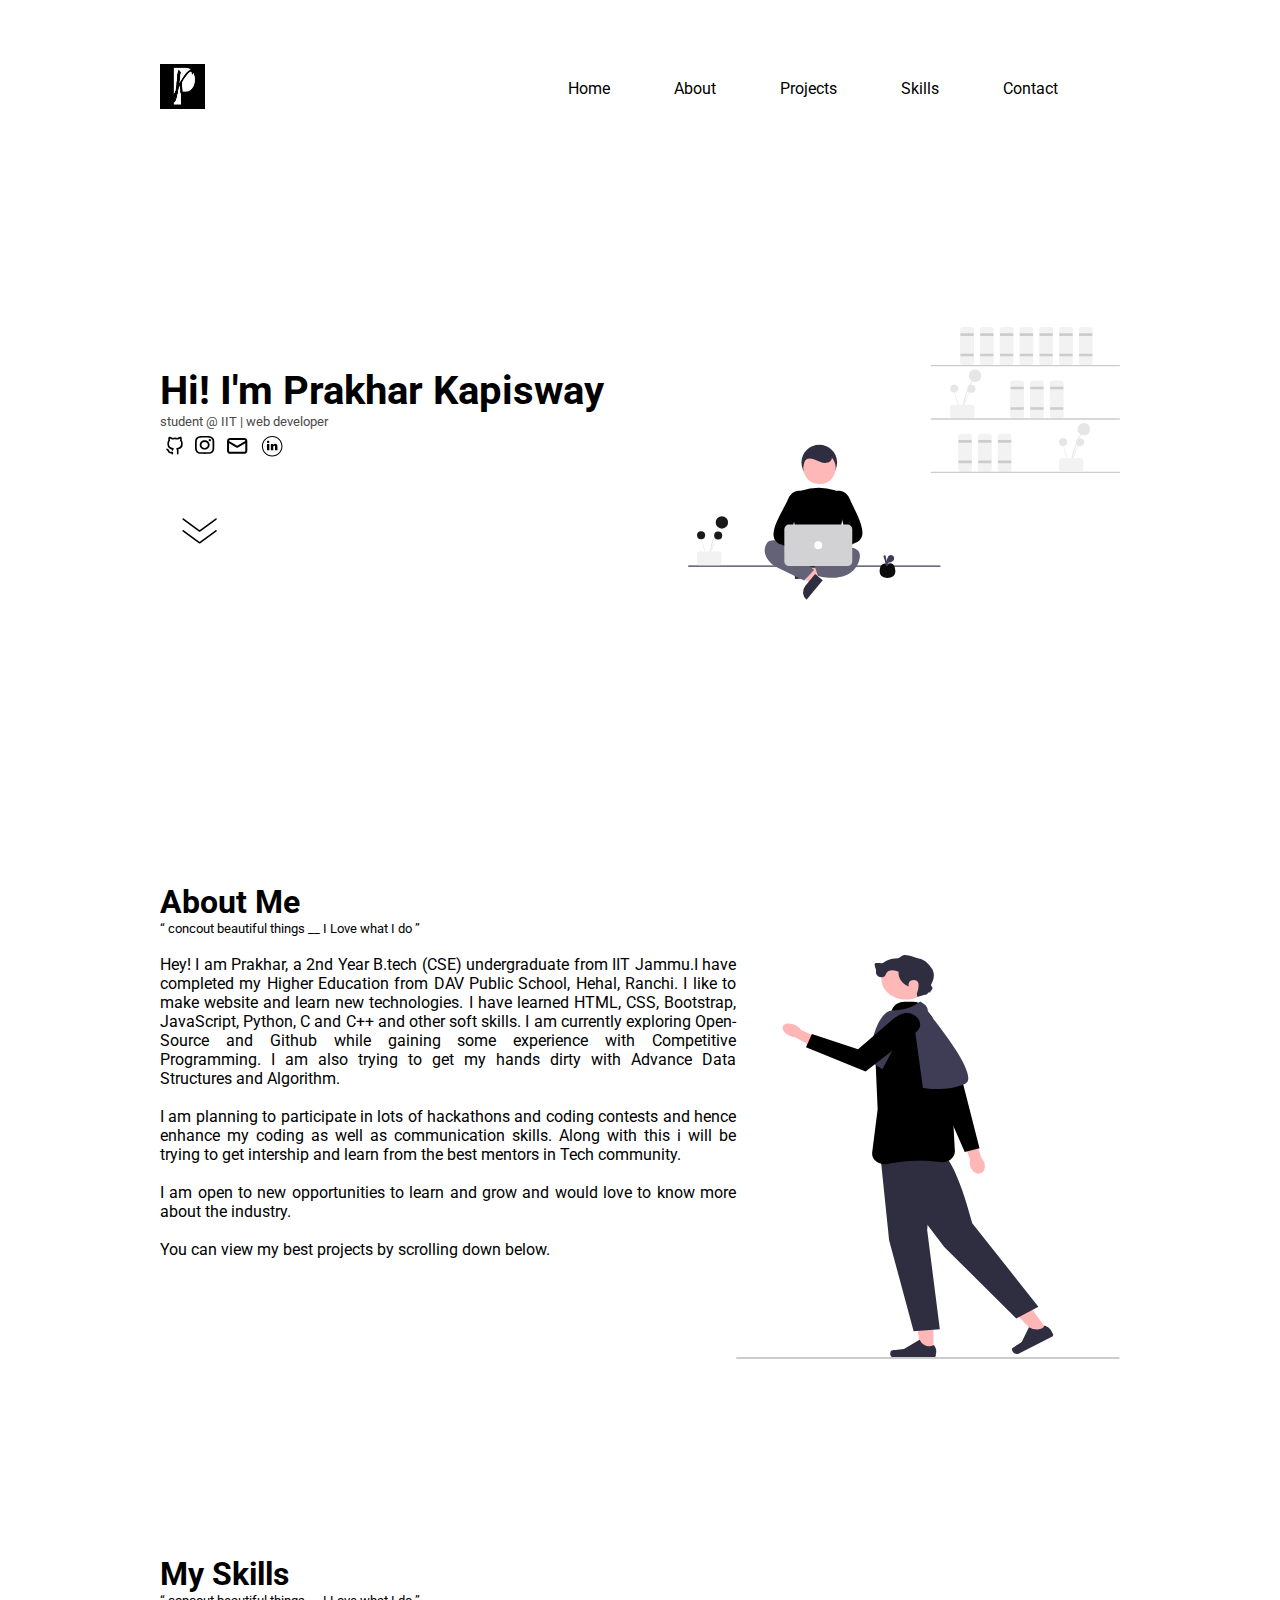
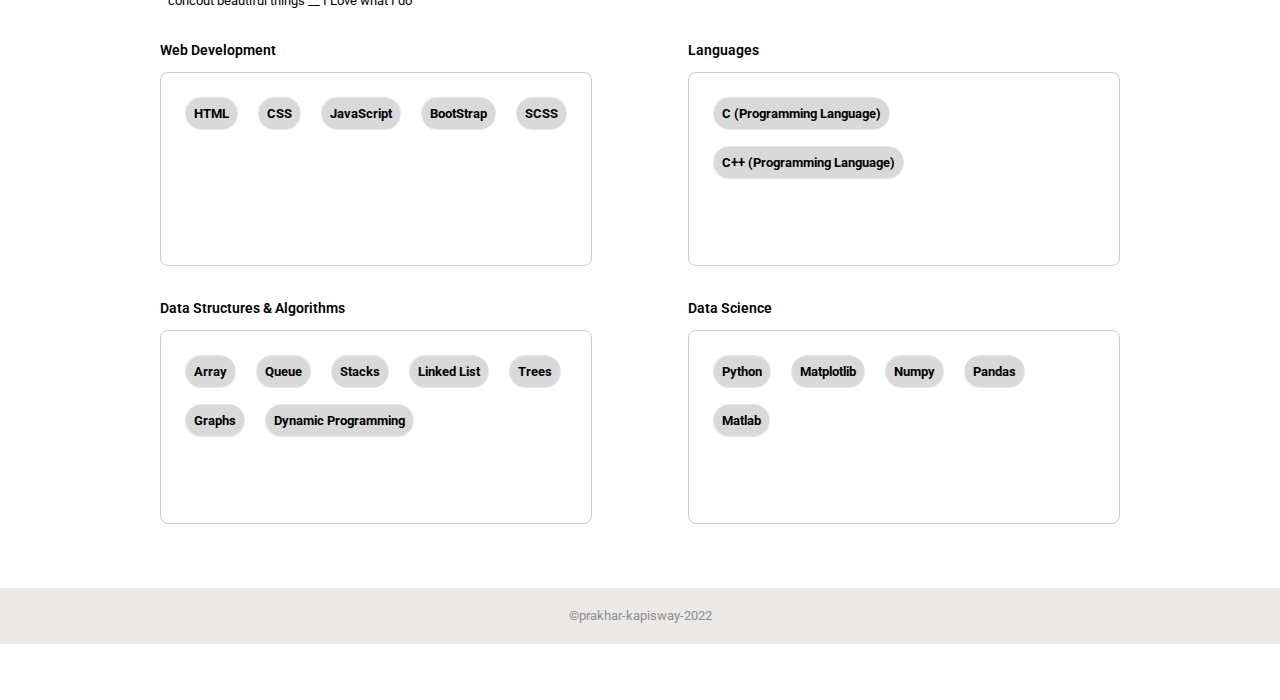
<file: index.html>
<!DOCTYPE html>
<html lang="en">
<head>
    <meta charset="UTF-8">
    <meta http-equiv="X-UA-Compatible" content="IE=edge">
    <meta name="viewport" content="width=device-width, initial-scale=1.0">
    <title>Document</title>
    <link rel="stylesheet" href="style.css">
    
</head>
<body>

    <header>
        <nav>
            <div id="nav-logo-container">
                <img src="./svg/logo.jpg" id="nav-logo" width="45" height="45">
            </div>
            <ul class="nav-links">
               <a href=""><li class = "nav-menu">Home</li></a>
               <a href=""><li class = "nav-menu">About</li></a>
               <a href=""><li class = "nav-menu" >Projects</li></a>
               <a href=""><li class = "nav-menu">Skills</li></a>
               <a href=""><li class = "nav-menu">Contact</li></a>
            </ul>
            <div class="ham">
                <svg xmlns="http://www.w3.org/2000/svg" width="30" height="21" fill="none" viewBox="0 0 30 21">
                    <rect width="30" height="3" fill="#000" rx="1.5"/>
                    <rect width="30" height="3" y="9" fill="#000" rx="1.5"/>
                    <rect width="30" height="3" y="18" fill="#000" rx="1.5"/>
                  </svg>                  
            </div>
        </nav>
        <div class="container">
        <div class="content">
            <div class="bottomNav">
                <img src="./svg/home.png">
                <img src="./svg/user (1).png">
                <img src="./svg/idea.png">
                <img src="./svg/skills.png">
                <img src="./svg/contact.png">
            </div>
            <div id="intro">
                <div id="name">
                    <div class="greet">Hi!</div>
                    <div class="name"> &nbsp;I'm Prakhar Kapisway</div>
            </div>
                <div id="tagline">student @ IIT | web developer</div>
                <div id="links">
                    <div class="github">
                        <svg xmlns="http://www.w3.org/2000/svg" fill="none" viewBox="0 0 31 30">
                            <path fill="#000" d="M12.594 25.629a1.248 1.248 0 0 0-1.476-1.23c-1.637.3-3.703.346-4.252-1.197a7.135 7.135 0 0 0-2.296-3.019 1.494 1.494 0 0 1-.208-.137 1.25 1.25 0 0 0-1.164-.806h-.006a1.25 1.25 0 0 0-1.25 1.243c-.005 1.02 1.014 1.673 1.427 1.894.488.49.88 1.066 1.155 1.699.455 1.28 1.779 3.22 5.582 2.97l.003.123.006.335a1.25 1.25 0 0 0 2.5 0l-.006-.398c-.006-.237-.015-.58-.015-1.477ZM25.928 6.72c.04-.156.079-.33.113-.525a7.847 7.847 0 0 0-.51-4.116 1.252 1.252 0 0 0-.77-.725c-.445-.15-2.088-.446-5.23 1.562a17.337 17.337 0 0 0-7.943 0C8.46.94 6.824 1.207 6.384 1.35a1.247 1.247 0 0 0-.79.73 7.875 7.875 0 0 0-.504 4.195c.031.16.064.308.098.444a7.837 7.837 0 0 0-1.57 4.786c-.002.385.015.77.054 1.152.418 5.753 4.168 7.48 6.78 8.074a5.747 5.747 0 0 0-.147.5 1.25 1.25 0 0 0 2.428.599c.08-.417.283-.8.584-1.098a1.25 1.25 0 0 0-.682-2.181c-4.318-.493-6.192-2.252-6.474-6.123a8.258 8.258 0 0 1-.042-.923 5.322 5.322 0 0 1 1.394-3.68 1.25 1.25 0 0 0 .235-1.281 4.234 4.234 0 0 1-.194-.695 5.117 5.117 0 0 1 .098-2.019 9.429 9.429 0 0 1 3.019 1.475 1.26 1.26 0 0 0 1.034.166 14.721 14.721 0 0 1 7.717.001A1.257 1.257 0 0 0 20.46 5.3a9.465 9.465 0 0 1 3.006-1.488 5.05 5.05 0 0 1 .11 1.973 4 4 0 0 1-.212.759 1.25 1.25 0 0 0 .235 1.28 8.3 8.3 0 0 1 .28.336 5.152 5.152 0 0 1 1.127 3.345c.003.324-.013.649-.047.972-.275 3.82-2.157 5.58-6.494 6.074a1.25 1.25 0 0 0-.682 2.182c.31.307.515.705.583 1.136.084.334.123.679.115 1.024v2.917c-.012.81-.012 1.416-.012 1.695a1.25 1.25 0 1 0 2.5 0c0-.271 0-.866.012-1.675v-2.937a6.107 6.107 0 0 0-.194-1.64 5.322 5.322 0 0 0-.145-.52 8.14 8.14 0 0 0 6.807-8.03c.041-.398.06-.798.057-1.198a7.663 7.663 0 0 0-1.578-4.783Z"/>
                          </svg>                      
                    </div>
                    <div class="instagram">
                        <svg xmlns="http://www.w3.org/2000/svg" fill="none" viewBox="0 0 29 26">
                            <path fill="#000" d="M9.34 13c0-2.393 2.09-4.334 4.667-4.334s4.667 1.94 4.667 4.334c0 2.393-2.09 4.334-4.667 4.334S9.34 15.394 9.34 13Zm-2.522 0c0 3.687 3.218 6.675 7.189 6.675 3.97 0 7.189-2.988 7.189-6.675s-3.219-6.675-7.19-6.675c-3.97 0-7.188 2.988-7.188 6.675ZM19.8 6.06c0 .861.752 1.56 1.68 1.56.928 0 1.681-.699 1.681-1.56 0-.861-.752-1.56-1.68-1.56-.929 0-1.68.699-1.68 1.56ZM8.35 23.582c-1.365-.058-2.107-.27-2.6-.448a4.4 4.4 0 0 1-1.61-.972 4.004 4.004 0 0 1-1.048-1.494c-.192-.458-.42-1.147-.481-2.414-.068-1.37-.082-1.782-.082-5.254 0-3.472.015-3.882.082-5.254.062-1.267.29-1.955.481-2.414A4.028 4.028 0 0 1 4.14 3.837a4.36 4.36 0 0 1 1.61-.972c.493-.179 1.235-.39 2.6-.448 1.476-.063 1.92-.075 5.657-.075 3.739 0 4.18.013 5.658.075 1.365.058 2.105.27 2.6.448.653.235 1.12.517 1.61.972.49.455.793.888 1.047 1.495.192.458.42 1.147.482 2.414.068 1.372.081 1.782.081 5.254 0 3.47-.013 3.882-.081 5.254-.062 1.267-.29 1.956-.482 2.414a4.017 4.017 0 0 1-1.047 1.494 4.39 4.39 0 0 1-1.61.972c-.493.179-1.235.39-2.6.448-1.476.063-1.92.075-5.658.075-3.738 0-4.181-.012-5.657-.075ZM8.235.079C6.745.142 5.726.36 4.836.683c-.92.331-1.7.777-2.48 1.5A6.335 6.335 0 0 0 .741 4.484C.395 5.31.16 6.256.091 7.64.022 9.026.006 9.47.006 13c0 3.53.016 3.974.085 5.36.068 1.384.304 2.329.65 3.155a6.33 6.33 0 0 0 1.615 2.303 6.94 6.94 0 0 0 2.48 1.5c.891.32 1.908.54 3.399.603 1.494.063 1.97.079 5.772.079 3.803 0 4.28-.015 5.772-.079 1.49-.063 2.508-.282 3.398-.604a6.944 6.944 0 0 0 2.48-1.5 6.356 6.356 0 0 0 1.615-2.302c.346-.826.584-1.771.65-3.155.068-1.387.084-1.83.084-5.36 0-3.53-.016-3.974-.084-5.36-.067-1.384-.304-2.329-.65-3.155a6.366 6.366 0 0 0-1.615-2.303 6.94 6.94 0 0 0-2.479-1.5C22.288.363 21.27.142 19.78.08 18.287.016 17.81 0 14.008 0c-3.803 0-4.28.015-5.773.079"/>
                          </svg>                      
                    </div>
                    <div class="mail">
                        <svg xmlns="http://www.w3.org/2000/svg"fill="none" viewBox="0 0 39 37">
                            <path fill="#000" d="M30.09 6.167H7.922c-1.26 0-2.468.487-3.359 1.354a4.564 4.564 0 0 0-1.391 3.27v15.417c0 1.227.5 2.403 1.391 3.27a4.816 4.816 0 0 0 3.359 1.355h22.166c1.26 0 2.468-.487 3.36-1.354a4.564 4.564 0 0 0 1.39-3.27V10.791c0-1.227-.5-2.403-1.39-3.27a4.816 4.816 0 0 0-3.36-1.355ZM7.922 9.25h22.166c.42 0 .823.162 1.12.452.297.289.464.68.464 1.09l-12.667 7.523L6.34 10.792c0-.41.166-.801.463-1.09.297-.29.7-.452 1.12-.452Zm23.75 16.958c0 .41-.167.801-.464 1.09-.297.29-.7.452-1.12.452H7.924c-.42 0-.823-.162-1.12-.451a1.522 1.522 0 0 1-.463-1.09V14.306l11.843 7.045a1.616 1.616 0 0 0 1.583 0l11.907-7.045v11.901Z"/>
                          </svg>                      
                    </div>
                    <div class="linkedin">
                        <svg xmlns="http://www.w3.org/2000/svg"ill="none" viewBox="0 0 41 40">
                            <path fill="#000" d="M20.006 3.102c-9.312 0-16.888 7.58-16.888 16.898s7.576 16.898 16.888 16.898c9.313 0 16.889-7.58 16.889-16.898S29.318 3.102 20.006 3.102Zm0 32.13c-8.394 0-15.223-6.833-15.223-15.232s6.83-15.232 15.223-15.232C28.4 4.768 35.23 11.601 35.23 20S28.4 35.232 20.006 35.232Z"/>
                            <path fill="#000" d="M11.428 16.42h3.908v10.203h-3.908V16.42Zm1.916-1.628c1.092 0 1.978-.809 1.978-1.806s-.886-1.805-1.978-1.805c-1.093 0-1.978.808-1.978 1.805 0 .997.885 1.806 1.978 1.806Zm11.816 1.397c-.8 0-1.478.146-2.035.437-.557.292-1.108.777-1.652 1.456v-1.663h-3.64v10.204h3.909v-4.9c0-.929.147-1.572.442-1.931a1.42 1.42 0 0 1 1.152-.538c.429 0 .762.133.999.399s.355.719.355 1.36v5.61h3.928v-6.485c0-1.345-.306-2.34-.918-2.984-.61-.643-1.458-.965-2.54-.965Z"/>
                          </svg>                      
                    </div>
                </div>
                <div id="scrollDown">
                    <svg xmlns="http://www.w3.org/2000/svg"fill="none" viewBox="0 0 102 89">
                        <path stroke="#000" stroke-linecap="round" stroke-linejoin="round" stroke-miterlimit="10" stroke-width="2" d="m71.403 29.345-20.897 15.31-20.896-15.31"/>
                        <path stroke="#000" stroke-linecap="round" stroke-linejoin="round" stroke-miterlimit="10" stroke-width="2" d="m71.403 44.345-20.897 15.31-20.896-15.31"/>
                      </svg>
                      
                </div>
            </div>

            <div class="image">
                <svg xmlns="http://www.w3.org/2000/svg"fill="none" viewBox="0 0 655 414">
                    <path fill="#E6E6E6" d="M416.563 129.423a122.048 122.048 0 0 1 10.1-38.517 121.836 121.836 0 0 1 5.019-9.961.747.747 0 0 0-.28-.995.742.742 0 0 0-1.004.245 123.752 123.752 0 0 0-13.768 37.982 123.864 123.864 0 0 0-1.553 11.246c-.089.952 1.398.946 1.486 0Z"/>
                    <path fill="#E6E6E6" d="M435.282 83.329a9.414 9.414 0 0 0 9.414-9.415 9.415 9.415 0 1 0-9.414 9.414Zm-17.756 46.344a79.145 79.145 0 0 1 6.553-24.988 78.733 78.733 0 0 1 3.255-6.462.483.483 0 0 0-.833-.487 80.273 80.273 0 0 0-8.931 24.641 79.861 79.861 0 0 0-1.008 7.296c-.058.618.907.614.964 0Z"/>
                    <path fill="#E6E6E6" d="M429.67 99.77a6.107 6.107 0 1 0 0-12.215 6.107 6.107 0 0 0 0 12.214Zm-13.361 29.326a79.187 79.187 0 0 1-10.203-23.732 79.081 79.081 0 0 1-1.407-7.098.482.482 0 0 0-.956.128 80.245 80.245 0 0 0 8.113 24.923 80.793 80.793 0 0 0 3.692 6.372c.335.523 1.094-.074.761-.593Z"/>
                    <path fill="#E6E6E6" d="M403.735 99.34a6.108 6.108 0 1 0 0-12.215 6.108 6.108 0 0 0 0 12.216Z"/>
                    <path fill="#F2F2F2" d="M397.559 134.5v-12a4.504 4.504 0 0 1 4.5-4.5h28a4.508 4.508 0 0 1 3.181 1.319 4.508 4.508 0 0 1 1.319 3.181v12a4.504 4.504 0 0 1-4.5 4.5h-28a4.5 4.5 0 0 1-3.18-1.32 4.5 4.5 0 0 1-1.32-3.18Zm31.5-76.5h-12a4.503 4.503 0 0 1-4.5-4.5v-49a4.502 4.502 0 0 1 4.5-4.5h12a4.507 4.507 0 0 1 4.5 4.5v49a4.506 4.506 0 0 1-4.5 4.5Z"/>
                    <path fill="#CCC" d="M433.059 9.5h-20v4h20v-4Zm0 31h-20v4h20v-4Z"/>
                    <path fill="#F2F2F2" d="M459.059 58h-12a4.503 4.503 0 0 1-4.5-4.5v-49a4.502 4.502 0 0 1 4.5-4.5h12a4.507 4.507 0 0 1 4.5 4.5v49a4.506 4.506 0 0 1-4.5 4.5Z"/>
                    <path fill="#CCC" d="M463.059 9.5h-20v4h20v-4Zm0 31h-20v4h20v-4Z"/>
                    <path fill="#F2F2F2" d="M489.059 58h-12a4.503 4.503 0 0 1-4.5-4.5v-49a4.502 4.502 0 0 1 4.5-4.5h12a4.507 4.507 0 0 1 4.5 4.5v49a4.506 4.506 0 0 1-4.5 4.5Z"/>
                    <path fill="#CCC" d="M493.059 9.5h-20v4h20v-4Zm0 31h-20v4h20v-4Z"/>
                    <path fill="#F2F2F2" d="M505.059 139h-12a4.5 4.5 0 0 1-3.18-1.32 4.5 4.5 0 0 1-1.32-3.18v-49a4.502 4.502 0 0 1 4.5-4.5h12a4.507 4.507 0 0 1 4.5 4.5v49a4.504 4.504 0 0 1-4.5 4.5Z"/>
                    <path fill="#CCC" d="M509.059 90.5h-20v4h20v-4Zm0 31h-20v4h20v-4Z"/>
                    <path fill="#F2F2F2" d="M535.059 139h-12a4.5 4.5 0 0 1-3.18-1.32 4.5 4.5 0 0 1-1.32-3.18v-49a4.502 4.502 0 0 1 4.5-4.5h12a4.507 4.507 0 0 1 4.5 4.5v49a4.504 4.504 0 0 1-4.5 4.5Z"/>
                    <path fill="#CCC" d="M539.059 90.5h-20v4h20v-4Zm0 31h-20v4h20v-4Z"/>
                    <path fill="#F2F2F2" d="M565.059 139h-12a4.5 4.5 0 0 1-3.18-1.32 4.5 4.5 0 0 1-1.32-3.18v-49a4.502 4.502 0 0 1 4.5-4.5h12a4.507 4.507 0 0 1 4.5 4.5v49a4.504 4.504 0 0 1-4.5 4.5Z"/>
                    <path fill="#CCC" d="M569.059 90.5h-20v4h20v-4Zm0 31h-20v4h20v-4Z"/>
                    <path fill="#F2F2F2" d="M426.059 220h-12a4.5 4.5 0 0 1-3.18-1.32 4.5 4.5 0 0 1-1.32-3.18v-49a4.5 4.5 0 0 1 1.32-3.18 4.5 4.5 0 0 1 3.18-1.32h12a4.504 4.504 0 0 1 4.5 4.5v49a4.504 4.504 0 0 1-4.5 4.5Z"/>
                    <path fill="#CCC" d="M430.059 171.5h-20v4h20v-4Zm0 31h-20v4h20v-4Z"/>
                    <path fill="#F2F2F2" d="M456.059 220h-12a4.5 4.5 0 0 1-3.18-1.32 4.5 4.5 0 0 1-1.32-3.18v-49a4.5 4.5 0 0 1 1.32-3.18 4.5 4.5 0 0 1 3.18-1.32h12a4.504 4.504 0 0 1 4.5 4.5v49a4.504 4.504 0 0 1-4.5 4.5Z"/>
                    <path fill="#CCC" d="M460.059 171.5h-20v4h20v-4Zm0 31h-20v4h20v-4Z"/>
                    <path fill="#F2F2F2" d="M486.059 220h-12a4.5 4.5 0 0 1-3.18-1.32 4.5 4.5 0 0 1-1.32-3.18v-49a4.5 4.5 0 0 1 1.32-3.18 4.5 4.5 0 0 1 3.18-1.32h12a4.504 4.504 0 0 1 4.5 4.5v49a4.504 4.504 0 0 1-4.5 4.5Z"/>
                    <path fill="#CCC" d="M490.059 171.5h-20v4h20v-4Zm0 31h-20v4h20v-4Z"/>
                    <path fill="#F2F2F2" d="M519.059 58h-12a4.503 4.503 0 0 1-4.5-4.5v-49a4.502 4.502 0 0 1 4.5-4.5h12a4.507 4.507 0 0 1 4.5 4.5v49a4.506 4.506 0 0 1-4.5 4.5Z"/>
                    <path fill="#CCC" d="M523.059 9.5h-20v4h20v-4Zm0 31h-20v4h20v-4Z"/>
                    <path fill="#F2F2F2" d="M549.059 58h-12a4.503 4.503 0 0 1-4.5-4.5v-49a4.502 4.502 0 0 1 4.5-4.5h12a4.507 4.507 0 0 1 4.5 4.5v49a4.506 4.506 0 0 1-4.5 4.5Z"/>
                    <path fill="#CCC" d="M553.059 9.5h-20v4h20v-4Zm0 31h-20v4h20v-4Z"/>
                    <path fill="#F2F2F2" d="M579.059 58h-12a4.503 4.503 0 0 1-4.5-4.5v-49a4.502 4.502 0 0 1 4.5-4.5h12a4.507 4.507 0 0 1 4.5 4.5v49a4.506 4.506 0 0 1-4.5 4.5Z"/>
                    <path fill="#CCC" d="M583.059 9.5h-20v4h20v-4Zm0 31h-20v4h20v-4Z"/>
                    <path fill="#F2F2F2" d="M609.059 58h-12a4.503 4.503 0 0 1-4.5-4.5v-49a4.502 4.502 0 0 1 4.5-4.5h12a4.507 4.507 0 0 1 4.5 4.5v49a4.506 4.506 0 0 1-4.5 4.5Z"/>
                    <path fill="#CCC" d="M613.059 9.5h-20v4h20v-4Zm0 31h-20v4h20v-4ZM654 59.5H369a1 1 0 1 1 0-2h285a.999.999 0 1 1 0 2Zm0 81H369a.997.997 0 0 1-1-1 .997.997 0 0 1 1-1h285a.997.997 0 0 1 1 1 .997.997 0 0 1-1 1Zm0 81H369a.997.997 0 0 1-1-1 .997.997 0 0 1 1-1h285a.997.997 0 0 1 1 1 .997.997 0 0 1-1 1Z"/>
                    <path fill="#E6E6E6" d="M581.563 210.423a122.042 122.042 0 0 1 10.1-38.517 121.762 121.762 0 0 1 5.019-9.961.747.747 0 0 0-.28-.996.742.742 0 0 0-1.004.246 123.74 123.74 0 0 0-13.768 37.982 123.864 123.864 0 0 0-1.553 11.246c-.089.952 1.398.946 1.486 0Z"/>
                    <path fill="#E6E6E6" d="M600.282 164.329c5.199 0 9.414-4.215 9.414-9.415a9.414 9.414 0 0 0-9.414-9.414 9.415 9.415 0 1 0 0 18.829Zm-17.756 46.344a79.145 79.145 0 0 1 6.553-24.988 78.715 78.715 0 0 1 3.255-6.462.485.485 0 0 0-.181-.646.481.481 0 0 0-.652.159 80.276 80.276 0 0 0-8.931 24.641 79.861 79.861 0 0 0-1.008 7.296c-.058.618.907.614.964 0Z"/>
                    <path fill="#E6E6E6" d="M594.67 180.77a6.108 6.108 0 1 0-.001-12.215 6.108 6.108 0 0 0 .001 12.215Zm-13.361 29.326a79.187 79.187 0 0 1-10.203-23.732 79.081 79.081 0 0 1-1.407-7.098.483.483 0 0 0-.956.128 80.244 80.244 0 0 0 8.113 24.923 80.793 80.793 0 0 0 3.692 6.372c.335.523 1.094-.074.761-.593Z"/>
                    <path fill="#E6E6E6" d="M568.735 180.341a6.108 6.108 0 1 0 0-12.217 6.108 6.108 0 0 0 0 12.217Z"/>
                    <path fill="#F2F2F2" d="M562.559 215.5v-12a4.5 4.5 0 0 1 1.32-3.18 4.5 4.5 0 0 1 3.18-1.32h28a4.504 4.504 0 0 1 4.5 4.5v12a4.504 4.504 0 0 1-4.5 4.5h-28a4.5 4.5 0 0 1-3.18-1.32 4.5 4.5 0 0 1-1.32-3.18Z"/>
                    <path fill="#3F3D56" d="M382 363.5H1a.998.998 0 0 1-1-1 1 1 0 0 1 1-1h381a.997.997 0 0 1 1 1 .997.997 0 0 1-1 1Z"/>
                    <path fill="#2F2E41" d="M199.059 232.5c14.912 0 27-12.088 27-27s-12.088-27-27-27-27 12.088-27 27 12.088 27 27 27Z"/>
                    <path fill="#FFB8B8" d="m173.405 378.826-.715-12.238 46.866-8.585 1.056 18.064-47.207 2.759Z"/>
                    <path fill="#2F2E41" d="m175.675 357.641 1.38 23.604-14.861.868-2.249-38.465a14.9 14.9 0 0 1 10.763 3.739 14.885 14.885 0 0 1 4.967 10.254Z"/>
                    <path fill="#FFB8B8" d="m193.789 378.714-7.785 9.471-40.236-25.519 11.489-13.978 36.532 30.026Z"/>
                    <path fill="#2F2E41" d="m177.737 392.726 15.014-18.266 11.5 9.453-24.466 29.766a14.888 14.888 0 0 1-2.048-20.953Zm-6.35-58.056-5.32 25.079a4.003 4.003 0 0 0 2.148 4.419 3.98 3.98 0 0 0 1.7.41l52.298.844a3.988 3.988 0 0 0 3.924-2.949 4.006 4.006 0 0 0 .08-1.746l-4.575-25.922a3.998 3.998 0 0 0-3.939-3.305h-42.404a3.999 3.999 0 0 0-3.912 3.17Z"/>
                    <path fill="#636276" d="M180.059 343.5s-51-32-61-15c-5 8.5-2.5 16.75 1.25 22.875a34.625 34.625 0 0 0 14.403 12.891l41.347 20.234 15-16-10-9-1-16Zm26-5s66-19 53 17-62 22-62 22l-5-15 17-12-3-12Z"/>
                    <path fill="#FFB8B8" d="M199.398 238.226c13.564 0 24.561-10.996 24.561-24.561 0-13.564-10.997-24.561-24.561-24.561-13.565 0-24.561 10.997-24.561 24.561 0 13.565 10.996 24.561 24.561 24.561Z"/>
                    <path fill="#000" d="M200.685 342.469a131.992 131.992 0 0 1-30.258-3.987l-.292-.08-13.706-63.045a23.23 23.23 0 0 1 14.933-26.943 80.46 80.46 0 0 1 51.3-1.024 23.466 23.466 0 0 1 15.635 27.764l-15.308 63.196-.216.102c-6.362 3.014-14.317 4.017-22.088 4.017Z"/>
                    <path fill="#FFB8B8" d="M182.274 347.366a10.065 10.065 0 0 1 5.998-6.035 10.061 10.061 0 0 1 8.478.723l26.986-23.424 2.442 18.408-26.001 19.422a10.116 10.116 0 0 1-12.991 3.405 10.113 10.113 0 0 1-4.912-12.499Z"/>
                    <path fill="#000" d="M208.012 352.476a4.553 4.553 0 0 1-1.296-.191 4.46 4.46 0 0 1-2.963-2.816l-3.257-9.229a4.472 4.472 0 0 1 1.302-4.902l36.769-22.074-14.494-64.661.369-.089c.15-.037 15-3.417 21.085 12.81 4.262 11.365 20.032 36.077 18.919 52.777a14.88 14.88 0 0 1-12.322 13.727l-41.388 23.713a4.46 4.46 0 0 1-2.724.935Z"/>
                    <path fill="#FFB8B8" d="M212.136 345.173a10.06 10.06 0 0 0-5.997-6.036 10.065 10.065 0 0 0-8.478.723l-26.987-23.424-2.441 18.408 26.001 19.423a10.107 10.107 0 0 0 12.99 3.404 10.107 10.107 0 0 0 4.912-12.498Z"/>
                    <path fill="#000" d="M189.106 352.476a4.465 4.465 0 0 1-2.724-.935l-44.388-21.713a14.882 14.882 0 0 1-12.322-13.727c-1.113-16.7 17.657-43.412 21.919-54.777 6.085-16.227 20.935-12.848 21.086-12.81l.368.089-17.494 66.661 39.769 20.074a4.465 4.465 0 0 1 1.413 2.249c.233.875.194 1.8-.111 2.653l-3.257 9.229a4.456 4.456 0 0 1-2.963 2.816c-.42.126-.857.19-1.296.191Z"/>
                    <path fill="#D2D2D5" d="M242.059 362.5h-89a7.003 7.003 0 0 1-4.947-2.053 7.003 7.003 0 0 1-2.053-4.947v-49a7.003 7.003 0 0 1 2.053-4.947 7.003 7.003 0 0 1 4.947-2.053h89a7.003 7.003 0 0 1 4.947 2.053 7.003 7.003 0 0 1 2.053 4.947v49a7.003 7.003 0 0 1-2.053 4.947 7.003 7.003 0 0 1-4.947 2.053Z"/>
                    <path fill="#fff" d="M197.559 337a6 6 0 1 0 0-12 6 6 0 0 0 0 12Z"/>
                    <path fill="#2F2E41" d="M174.591 210.666c-1.456-3.693.932-8.093 4.475-9.881 3.543-1.789 7.819-1.449 11.608-.27 3.185.991 6.17 2.526 9.277 3.739a20.763 20.763 0 0 0 9.753 1.736c3.314-.374 6.613-2.232 7.969-5.28 1.406-3.158.45-7.013-1.715-9.708a18.797 18.797 0 0 0-8.612-5.535c-7.307-2.575-15.748-2.65-22.532 1.092-6.784 3.743-11.394 11.711-9.992 19.33"/>
                    <path fill="#E6E6E6" d="M32.663 351.818a122.049 122.049 0 0 1 10.1-38.517 121.947 121.947 0 0 1 5.018-9.961.743.743 0 0 0-1.283-.75 123.729 123.729 0 0 0-13.768 37.983 124.141 124.141 0 0 0-1.554 11.245c-.088.953 1.4.947 1.487 0Z"/>
                    <path fill="#19191A" d="M51.381 305.724a9.414 9.414 0 1 0-9.414-9.414 9.414 9.414 0 0 0 9.414 9.414Z"/>
                    <path fill="#E6E6E6" d="M33.626 352.069a79.17 79.17 0 0 1 6.552-24.988 78.91 78.91 0 0 1 3.256-6.462.484.484 0 0 0-.54-.698.479.479 0 0 0-.293.211 80.269 80.269 0 0 0-8.932 24.641 80.565 80.565 0 0 0-1.008 7.296c-.057.617.908.613.965 0Z"/>
                    <path fill="#19191A" d="M45.77 322.165a6.107 6.107 0 1 0 0-12.214 6.107 6.107 0 0 0 0 12.214Z"/>
                    <path fill="#E6E6E6" d="M32.408 351.492a79.176 79.176 0 0 1-10.202-23.733 79.097 79.097 0 0 1-1.408-7.097.48.48 0 0 0-.54-.398.485.485 0 0 0-.415.526 80.272 80.272 0 0 0 8.113 24.923 80.458 80.458 0 0 0 3.692 6.372c.335.522 1.093-.074.76-.593Z"/>
                    <path fill="#19191A" d="M19.835 321.736a6.107 6.107 0 1 0 0-12.214 6.107 6.107 0 0 0 0 12.214Z"/>
                    <path fill="#F2F2F2" d="M13.659 356.896v-12a4.507 4.507 0 0 1 4.5-4.5h28a4.506 4.506 0 0 1 4.5 4.5v12a4.503 4.503 0 0 1-4.5 4.5h-28a4.507 4.507 0 0 1-4.5-4.5Z"/>
                    <path fill="#0C0C0C" d="M314.409 370.901c0 6.577-5.332 9.566-11.909 9.566-6.577 0-11.909-2.989-11.909-9.566 0-6.577 2.646-14.252 11.909-11.605 9.262-3.97 11.909 5.028 11.909 11.605Z"/>
                    <path fill="#3F3D56" d="M301.92 362.377a1.9 1.9 0 0 1-1.891-1.659c-.394-3.282-2.568-9.708-3.484-12.319v-.001a1.702 1.702 0 0 1 .22-1.566 1.798 1.798 0 0 1 1.289-.694 1.786 1.786 0 0 1 1.374.502 1.71 1.71 0 0 1 .469 1.276c-.18 3.351 2.263 8.765 3.735 11.694a1.912 1.912 0 0 1-.65 2.448 1.899 1.899 0 0 1-1.062.319Z"/>
                    <path fill="#3F3D56" d="M310.732 354.985c4.134-3.383.891-10.307-4.283-8.978a4.178 4.178 0 0 0-1.864.994c-3.174 2.998-3.666 10.669-3.666 10.669s5.605.76 9.813-2.685Z"/>
                  </svg>                  
            </div>
        </div>
    </div>

    </header>
<!-- about me page -->
    <div class="aboutMe">
        <div class="container">
            <span>About Me</span>
            <div class="quote">
                “ concout beautiful things __ I Love what I do ”
            </div>
            <br>
            <div class="aboutMeContent">
                <div class="para">
                    
                <p> Hey! I am Prakhar, a 2nd Year B.tech (CSE) undergraduate
                    from IIT Jammu.I have completed my Higher Education from DAV
                    Public School, Hehal, Ranchi. I like to make website and learn
                    new technologies. I have learned HTML, CSS, Bootstrap, JavaScript,
                    Python, C and C++ and other soft skills. I am currently exploring 
                    Open-Source and Github while gaining some experience with Competitive Programming.
                    I am also trying to get my hands dirty with Advance Data Structures and Algorithm.
                </p>
                <br>
                <p> I am planning to participate in lots of hackathons and 
                    coding contests and hence enhance my coding as well as communication skills.
                    Along with this i will be trying to get intership 
                    and learn from the best mentors in Tech community.
                </p>
                <br>
                    <p>I am open to new opportunities to learn and grow and would love to know more about the industry. 
                    </p>
                    <br>
                    <p>You can view my best projects by scrolling down below.
                    </p>
                </div>
                <div class="image">
                    <img src="./svg/Group 89.svg" alt="">
                </div>
            </div>
        </div> 
    </div>

    <!-- my projects page -->

    <!-- my skills page -->

    <div class="mySkills">
        <div class="container">
            <span class="topics">My Skills</span>
            <div class="quote">
                “ concout beautiful things __ I Love what I do ”
            </div>
            <div class="mySkillsContent">
                <div class="skills" id="skill1">
                    <div class="heading">
                        <span>Web Development</span>
                    </div>
                    <div class="technologies">
                        <button>HTML</button>
                        <button>CSS</button>
                        <button>JavaScript</button>
                        <button>BootStrap</button>
                        <button>SCSS</button>
                    </div>
                </div>
                <div class="skills" id="skill2">
                    <div class="heading">
                        <span>Languages</span>
                    </div>
                    <div class="technologies">
                        <button>C (Programming Language)</button>
                        <button>C++ (Programming Language)</button>
                    </div>
                </div>
                <div class="skills" id="skill3">
                    <div class="heading">
                        <span>Data Structures & Algorithms</span>
                    </div>
                    <div class="technologies">
                        <button>Array</button>
                        <button>Queue</button>
                        <button>Stacks</button>
                        <button>Linked List</button>
                        <button>Trees</button>
                        <button>Graphs</button>
                        <button>Dynamic Programming</button>
                    </div>
                </div>
                <div class="skills" id="skill4">
                    <div class="heading">
                        <span>Data Science</span>
                    </div>
                    <div class="technologies">
                        <button>Python</button>
                        <button>Matplotlib</button>
                        <button>Numpy</button>
                        <button>Pandas</button>
                        <button>Matlab</button>
                    </div>
                </div>
            </div>
            
        </div>
    </div>

    <!-- copyright-->
    <div class="copyright">
        &#169;prakhar-kapisway-2022
    </div>

    <!-- for space covered by bottom Nav -->
    <div class="forvisibility">
        
    </div>

</body>
</html>
</file>
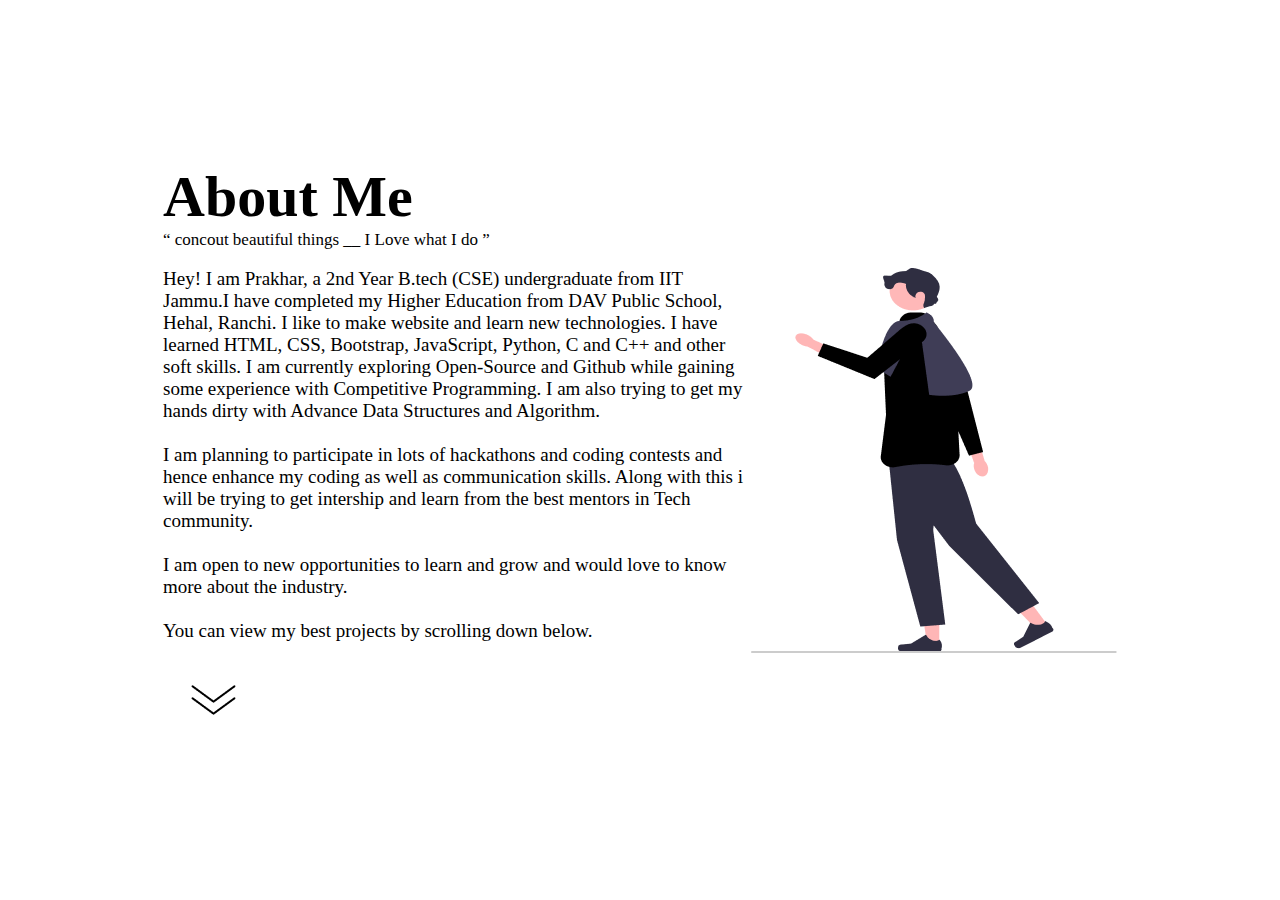
<file: aboutMe.html>
<!DOCTYPE html>
<html lang="en">
<head>
    <meta charset="UTF-8">
    <meta http-equiv="X-UA-Compatible" content="IE=edge">
    <meta name="viewport" content="width=device-width, initial-scale=1.0">
    <title>Document</title>
    <link rel="stylesheet" href="aboutMeStyle.css">
</head>
<body>
    <div class="container">
    <h2>About Me</h2>
    <div class="quote">
        “ concout beautiful things __ I Love what I do ”
    </div>
    <br>
    <div class="help">
    <div class="para">
        
       <p> Hey! I am Prakhar, a 2nd Year B.tech (CSE) undergraduate
        from IIT Jammu.I have completed my Higher Education from DAV
        Public School, Hehal, Ranchi. I like to make website and learn
        new technologies. I have learned HTML, CSS, Bootstrap, JavaScript,
        Python, C and C++ and other soft skills. I am currently exploring 
        Open-Source and Github while gaining some experience with Competitive Programming.
        I am also trying to get my hands dirty with Advance Data Structures and Algorithm.
       </p>
       <br>
       <p> I am planning to participate in lots of hackathons and 
        coding contests and hence enhance my coding as well as communication skills.
        Along with this i will be trying to get intership 
        and learn from the best mentors in Tech community.
       </p>
       <br>
        <p>I am open to new opportunities to learn and grow and would love to know more about the industry. 
        </p>
        <br>
        <p>You can view my best projects by scrolling down below.
        </p>
    </div>
    <div class="image">
        <img src="vectorimg1.png" alt="">
    </div>
</div>
    <div class="arrow1">
        <img src="arrow.png" alt="">
        
    </div>
    <div class="arrow">
        <img src="arrow.png" alt="">
        
    </div>
    </div> 
</body>
</html>
</file>
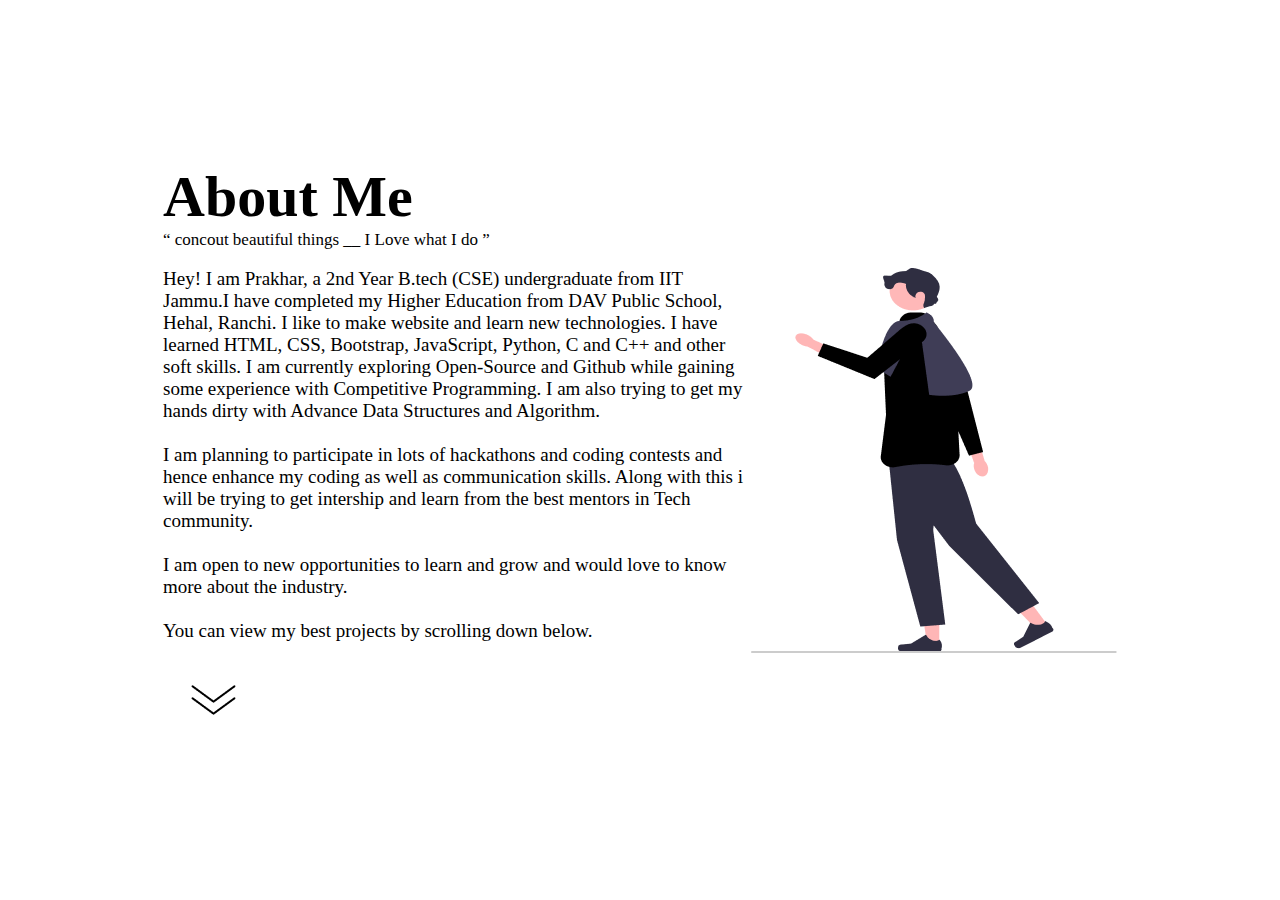
<file: aboutme.html>
<!DOCTYPE html>
<html lang="en">
<head>
    <meta charset="UTF-8">
    <meta http-equiv="X-UA-Compatible" content="IE=edge">
    <meta name="viewport" content="width=device-width, initial-scale=1.0">
    <title>Document</title>
    <link rel="stylesheet" href="aboutmestyle.css">
</head>
<body>
    <div class="container">
    <h2>About Me</h2>
    <div class="quote">
        “ concout beautiful things __ I Love what I do ”
    </div>
    <br>
    <div class="help">
    <div class="para">
        
       <p> Hey! I am Prakhar, a 2nd Year B.tech (CSE) undergraduate
        from IIT Jammu.I have completed my Higher Education from DAV
        Public School, Hehal, Ranchi. I like to make website and learn
        new technologies. I have learned HTML, CSS, Bootstrap, JavaScript,
        Python, C and C++ and other soft skills. I am currently exploring 
        Open-Source and Github while gaining some experience with Competitive Programming.
        I am also trying to get my hands dirty with Advance Data Structures and Algorithm.
       </p>
       <br>
       <p> I am planning to participate in lots of hackathons and 
        coding contests and hence enhance my coding as well as communication skills.
        Along with this i will be trying to get intership 
        and learn from the best mentors in Tech community.
       </p>
       <br>
        <p>I am open to new opportunities to learn and grow and would love to know more about the industry. 
        </p>
        <br>
        <p>You can view my best projects by scrolling down below.
        </p>
    </div>
    <div class="image">
        <img src="vectorimg1.png" alt="">
    </div>
</div>
    <div class="arrow1">
        <img src="arrow.png" alt="">
        
    </div>
    <div class="arrow">
        <img src="arrow.png" alt="">
        
    </div>
    </div> 
</body>
</html>
</file>
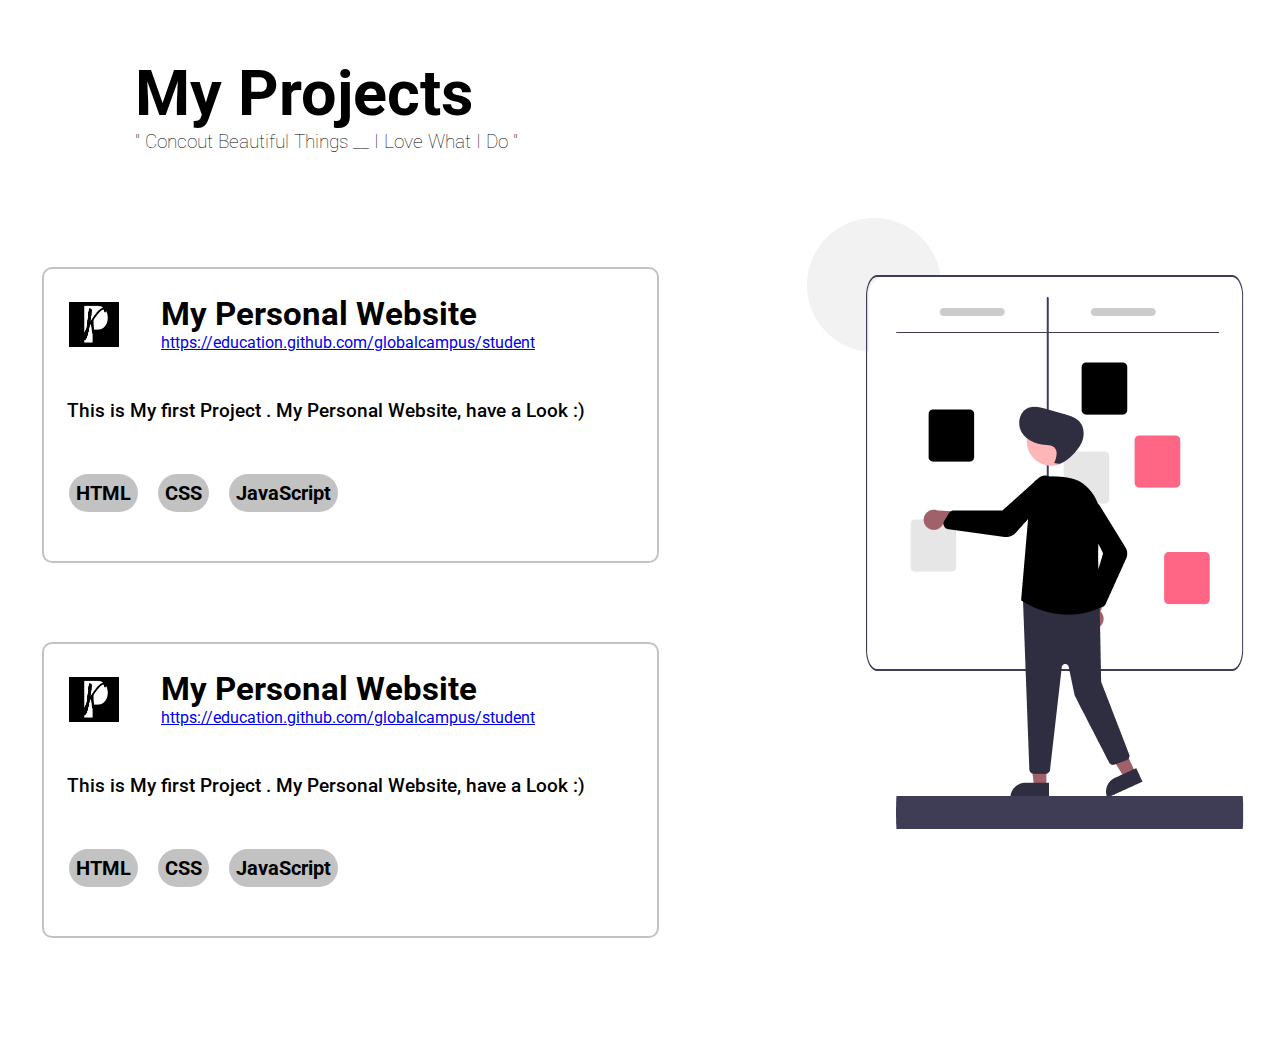
<file: Projects/pro.html>
<!DOCTYPE html>
<html lang="en">
<head>
    <meta charset="UTF-8">
    <meta http-equiv="X-UA-Compatible" content="IE=edge">
    <meta name="viewport" content="width=device-width, initial-scale=1.0">
    <title>Document</title>
    <link rel="stylesheet" href="prostyle.css">
</head>
<body>
    <div class="upper">
    <div class="mypro">
        My Projects
    </div>
    <div class="quote">
        " Concout Beautiful Things __ I Love What I Do "
    </div>
    </div>
    <div class="main">
        <div class="cards">
            <div class="part1">
                <div class="com1">                
                <div class="logo">
                    <img src="logo.jpg" alt="" width="50" height="45">

                </div>
                <div class="com2">
                <div class="name">
                    My Personal Website
                </div>
                <div class="link">
                    <a href="https://education.github.com/globalcampus/student">https://education.github.com/globalcampus/student</a>
                </div>
                </div>
                
            </div>
                <div class="discrip">
                    This is My first Project . My Personal Website, have a Look :)

                </div>
                <div class="tag">
                    <div class="tag1">
                        HTML                        
                    </div>
                    <div class="tag2">
                        CSS
                    </div>
                    <div class="tag3">
                        JavaScript
                    </div>

                </div>

            </div>
            <div class="part1">
                <div class="com1">                
                <div class="logo">
                    <img src="logo.jpg" alt="" width="50" height="45">

                </div>
                <div class="com2">
                <div class="name">
                    My Personal Website
                </div>
                <div class="link">
                    <a href="https://education.github.com/globalcampus/student">https://education.github.com/globalcampus/student</a>
                </div>
                </div>
                
            </div>
                <div class="discrip">
                    This is My first Project . My Personal Website, have a Look :)

                </div>
                <div class="tag">
                    <div class="tag1">
                        HTML                        
                    </div>
                    <div class="tag2">
                        CSS
                    </div>
                    <div class="tag3">
                        JavaScript
                    </div>

                </div>

            </div>
            <!-- <div class="part2"> -->

            </div>
            <div class="image">
                <img src="Group 90.png" alt="">
            </div>
        </div>
    </div>
       
    

</body>
</html>
</file>
<file: style.css>
@import url('https://fonts.googleapis.com/css2?family=Roboto&display=swap');
*{
    padding : 0 ;
    margin : 0 ;
    font-family: Roboto, Arial, Helvetica, sans-serif;
}
div.container
{
    padding: 4rem 10rem;
}
header{
    padding : 0px  0px;
}
header nav{
    display: flex;
    padding: 4rem 10rem;
    /* border: solid 1px black; */
}
header nav div#nav-logo-container
{
    width: 50%;

}
header nav ul
{
    width: 50%;
    display : flex ;
    list-style: none;
    margin: auto 0;
    justify-content: flex-end;
}
header nav ul a
{
    text-decoration: none;
    color: black;
}
header nav .nav-menu
{
    padding : 0 2rem;
}
header div#intro{
    width: 55%;
    height: 50vh;
    margin: auto;
    display: flex;
    flex-direction: column;
    justify-content: center;

}
header div#intro div#name{
    font-size: 2.5rem;
    font-weight: bold;
    display: flex;
}
header div#intro div#tagline{
    font-size: 0.8rem;
    color: rgb(73, 73, 73);
}
header div#intro div#links{
    display: flex;
    text-align: center;
}
header div#intro div#links div{
    padding: 5px;
    width: 25px;
    height: 25px;
}
header div#intro div#links div.instagram{
    width: 20px;
    height: 20px;
    padding-top: 7.5px;
}
header div#intro div#links div.github{
    width: 20px;
    height: 20px;
    padding-top: 7.5px;
}
header div#intro div#scrollDown{
    padding-top: 2rem;
    width: 80px;
    height: 70px;
}
header div.content{
    display: flex;
}
header div.content div.image
{
     width: 45%;
     margin: auto;
}
header div.ham
{
    visibility: hidden;
}
div.bottomNav{
    visibility: hidden;
    position: fixed;
    bottom: 0;
    left: 0;
    width: 100%;
    height: 3.5rem;
    background-color: #D9D9D9;
    display: flex;
    flex-direction: row;
    justify-content: space-evenly;
    align-items: center;
}
div.bottomNav img{
    width: 25px;
    height: 25px;

}
div.bottomNav img:first-child, div.bottomNav img:nth-child(2){
    width: 23px;
    height: 23px;

}

/* css for about me page */
div.aboutMe{
    padding: 4rem 0;
}
.aboutMeContent {
    display: flex;
    justify-content: space-between;
}
div.aboutMe span
{
    font-size: 2rem;
    font-weight: bold;
}
div.aboutMe .quote
{
    font-size : 0.8rem ;
}

div.aboutMe .para
{
    width: 60%;
    font-size: 1rem;
    text-align: justify;
}
div.aboutMe .image
{
    width: 40%;
}
div.aboutMe .image img
{
    width: 100%;
}

/* css for my skills page */
div.mySkills span.topics
{
    font-size: 2rem;
    font-weight: bold;
}

div.mySkills .quote
{
    font-size : 0.8rem ;
}

div.mySkills div.heading span{
    font-weight: 600;
    font-size: 0.9rem;
}
div.mySkills div.mySkillsContent{
    display: flex;
    justify-content: space-between;
    flex-wrap: wrap;
}
div.mySkills .skills{
    /* border: solid 1px red; */
    width:45%;
    margin: 2rem 0 0 0;

}
div.mySkills .skills .technologies{
    border: solid 1px #CCCCCC;
    border-radius: 0.5rem;
    padding: 1rem;
    margin-top: 0.8rem;
    height: 10rem;

}
div.mySkills .skills .technologies button{
    padding: 0.5rem;
    margin: 0.5rem;
    font-weight: 700;
    border: solid 0.1px rgb(231, 231, 231);
    background-color: #D9D9D9;
    border-radius: 1rem;
}

/* <!-- for space covered by bottom Nav --> */
div.forvisibility{
    width: 100%;
    height: 3.5rem;
    visibility: hidden;
}

/* css for copoyright */
div.copyright{
    width: 100%;
    height: 3.5rem;
    background-color: #ebe8e8;
    color: #8f8d8d;
    font-size: small;
    text-align: center;
    display: flex;
    flex-direction: column;
    justify-content: center;
}

@media only screen and (max-width: 1200px) {
    div.container{
        padding: 4rem;
    }
    header nav
    {
        padding: 4rem;

    }
    header div#intro div#name
    {
        font-size: 2.5rem;
    }
    header div#intro div#tagline
    {
        font-size: 0.8rem;
    }
}

@media only screen and (max-width: 1000px) {
    div.container{
        padding: 3rem;
    }
    header nav
    {
        padding: 3rem;

    }
    header div#intro div#name
    {
        font-size: 2rem;
    }
    header div#intro div#tagline
    {
        font-size: 0.8rem;
    }
    /* css for aboutMe section */
    div.aboutMe .para
    {
        width: 60%;
        font-size: 0.9rem;
        text-align: justify;
    }
    div.aboutMe .image
    {
        width: 35%;
        margin: auto;
    }
}


@media only screen and (max-width: 700px ) {
    div.bottomNav{
        visibility: visible;
    }
    header .nav-links{
        display: none;
    }
    div.container{
        padding: 0.2rem 1rem;
    }
    header nav
    {
        background-color: #D9D9D9;
        padding: 0.2rem 1rem;

    }
    header div.content{
        flex-direction: column-reverse;
    }
    header div#intro{
        width: 100%;
        text-align: center;
        height: 50%;
    }
    header div#intro div#name
    {
        font-size: 1.5rem;
        flex-direction: column;
        align-content: stretch;
    }
    header div#intro div#tagline
    {
        font-size: 0.8rem;
    }
    header div#intro div#links{
        justify-content: center;
    }
    header div#intro div#scrollDown{
        margin: 0 auto;
    }
    header div.content div.image{
        width: 80%;
        height: 50%;
        display: flex;
    }

    header div.content
    {
        height: 80vh;
    }
    header  div.ham{
        visibility: visible;
    }
    header nav div#nav-logo-container
    {
        width: 90%;

    }
    header nav div.ham
    {
        width: 10%;
        margin: auto;
    }
    /* css for about Me section */
    div.aboutMe .aboutMeContent
    {
        flex-direction: column;
    }
    div.aboutMe .para
    {
        width: 100%;
        font-size: 0.9rem;
        text-align: justify;
    }
    div.aboutMe .image
    {
        width: 60%;
        margin: 4rem auto;
        text-align: center;
        /* visibility: hidden; */
    }
    /* css for mySkills Section  */
    div.mySkills .skills{
        /* border: solid 1px red; */
        width:100%;
        margin: 2rem 0 0 0;
    }
    /* <!-- for space covered by bottom Nav --> */
    div.forvisibility{
        visibility: visible;
    }
}
</file>
<file: aboutMeStyle.css>
*{
    padding : 0 ;
    margin : 0 ;
}
@media only screen and (min-width: 1000px)
{
    .container
    {
        margin: 145px ; 
        padding : 18px ; 
    }
    .help {
        display: flex;
        justify-content: space-between;
    }

    h2
    {
        font-size: 58px;
    }
    .quote
    {
        font-size : 17px ;
    }
    .para
    {
        display: inline-block;
        width : 70vw ;
        /* display : flex; */
        font-size: 19px;
        /* flex-direction: column; */

        font-size: 19px;

    }
    .image
    {
        display: inline-block;
        width : 400px;
    }
    .arrow1
    {
        height : 12px;
        width : 10px ;
        display: block;
    }
    .arrow
    {
        height : 30px;
        width : 10px;
        display: block;
    }
}
@media only screen and (max-width: 1000px)
{
    h2 
    {
        font-size: 52px;
        display: flex;
    justify-content: center;
    }
    .container
    {
        margin: 81px;
    }
    .para
    {
        width: 99%;
        margin: 0 34px;
        font-size: 22px;
        display: flex;
        flex-direction: column;
        justify-content: center;
        align-content: center;
    }
    .quote{
        font-size: 18px;
        display: flex;
        justify-content: center;
    }
    .image{
        height: 62vh;
        width: 95%;
        margin: 25px;
        display: flex;
    justify-content: center;
    }
    .help
{
    display: flex;
    flex-direction: column-reverse;
}
    .arrow {
    visibility: hidden;
    justify-content: center; 
    z-index: -1;
    }

  
    .arrow1 {
    visibility: hidden;
    z-index: -1;
  }




}
</file>
<file: aboutmestyle.css>
*{
    padding : 0 ;
    margin : 0 ;
}
@media only screen and (min-width: 1000px)
{
    .container
    {
        margin: 145px ; 
        padding : 18px ; 
    }
    .help {
        display: flex;
        justify-content: space-between;
    }

    h2
    {
        font-size: 58px;
    }
    .quote
    {
        font-size : 17px ;
    }
    .para
    {
        display: inline-block;
        width : 70vw ;
        /* display : flex; */
        font-size: 19px;
        /* flex-direction: column; */

        font-size: 19px;

    }
    .image
    {
        display: inline-block;
        width : 400px;
    }
    .arrow1
    {
        height : 12px;
        width : 10px ;
        display: block;
    }
    .arrow
    {
        height : 30px;
        width : 10px;
        display: block;
    }
}
@media only screen and (max-width: 1000px)
{
    h2 
    {
        font-size: 52px;
        display: flex;
    justify-content: center;
    }
    .container
    {
        margin: 81px;
    }
    .para
    {
        width: 99%;
        margin: 0 34px;
        font-size: 22px;
        display: flex;
        flex-direction: column;
        justify-content: center;
        align-content: center;
    }
    .quote{
        font-size: 18px;
        display: flex;
        justify-content: center;
    }
    .image{
        height: 62vh;
        width: 95%;
        margin: 25px;
        display: flex;
    justify-content: center;
    }
    .help
{
    display: flex;
    flex-direction: column-reverse;
}
    .arrow {
    visibility: hidden;
    justify-content: center; 
    z-index: -1;
    }

  
    .arrow1 {
    visibility: hidden;
    z-index: -1;
  }




}
</file>
<file: Projects/prostyle.css>
@import url('https://fonts.googleapis.com/css2?family=Roboto&display=swap');
*{
    padding : 0 ;
    margin: 0;
    font-family: Roboto, Arial, Helvetica, sans-serif;
}
@media only screen and (min-width: 800px)
 { 
.upper
{
    margin: 57px 52px 60px 135px;
}
.mypro
{
    font-size: 63px;
    font-weight: bold;
}
.quote
{
    font-size: 19px;
    font-weight: lighter;
}
.cards{
    display: flex;
    justify-content: center;
    flex-direction: column;
    margin: 47px 8px 36px -9px;
}
.part1
{

    margin: 7px 134px 72px 51px;
    border-style: solid;
    border-width: 2px;
    border-color: #80808078;
    border-radius: 10px;
    padding: 8px 0px 44px 0px;
    height: 240px;
    width: 613px;
}
.com1
{
    display: flex;
}
.logo
{
    margin: 25px;
}
.com2
{
    margin: 17px;
}
.name
{
    font-size: 33px;
    font-weight: bold;
}
.discrip
{
    font-size: 19px;
    font-weight: 500;
    margin: 23px;
    padding: 0px 0px 21px 0px;
}
.tag{
    margin: 0 17px;
}
.image
{
    padding: 5px 6px;
}
.main
{
    display: flex;
}
.tag1
{
    background: #8080807a;
    display: inline-block;
    padding: 7px;
    border-radius: 24px;
    margin: 8px;
    font-weight: bold;
    font-size: 20px;
   

}
.tag2
{
    background: #8080807a;
    display: inline-block;
    padding: 7px;
    border-radius: 24px;
    margin: 8px;
    font-weight: bold;
    font-size: 20px;

}
.tag3
{
    background: #8080807a;
    display: inline-block;
    padding: 7px;
    border-radius: 24px;
    margin: 8px;
    font-weight: bold;
    font-size: 20px;

}
}
@media only screen and (max-width: 800px)
{
    .upper{
        margin: 25px;
    }
    .mypro
    {
        display: flex;
        justify-content: center;
        font-size: 35px;
        font-weight: bold;
    }
    .quote{
        display: flex;
        justify-content: center;
        font-size: 16px;
    }
    .main{
        display: flex;
        flex-direction: column-reverse;
    }
    .cards
    {
        display: flex;
        justify-content: center;
        flex-direction: column;
    }
.part1   
{

    margin: 7px 133px 72px 80px;
    border-style: solid;
    border-width: 2px;
    border-color: #80808078;
    border-radius: 10px;
    padding: 8px 0px 44px 0px;
    height: 240px;
    width: 660px;
}
.com1
{
    display: flex;
}
.logo
{
    margin: 25px;
}
.com2
{
    margin: 17px;
}
.name
{
    font-size: 33px;
    font-weight: bold;
}
.discrip
{
    font-size: 19px;
    font-weight: 500;
    margin: 23px;
    padding: 0px 0px 21px 0px;
}
.tag{
    margin: 0 17px;
}
.image
{
    display: flex;
    justify-content: center;
    padding: 5px 6px;
}
.main
{
    display: flex;
}
.tag1
{
    background: #8080807a;
    display: inline-block;
    padding: 7px;
    border-radius: 24px;
    margin: 8px;
    font-weight: bold;
    font-size: 20px;
   

}
.tag2
{
    background: #8080807a;
    display: inline-block;
    padding: 7px;
    border-radius: 24px;
    margin: 8px;
    font-weight: bold;
    font-size: 20px;

}
.tag3
{
    background: #8080807a;
    display: inline-block;
    padding: 7px;
    border-radius: 24px;
    margin: 8px;
    font-weight: bold;
    font-size: 20px;

}
}
</file>
